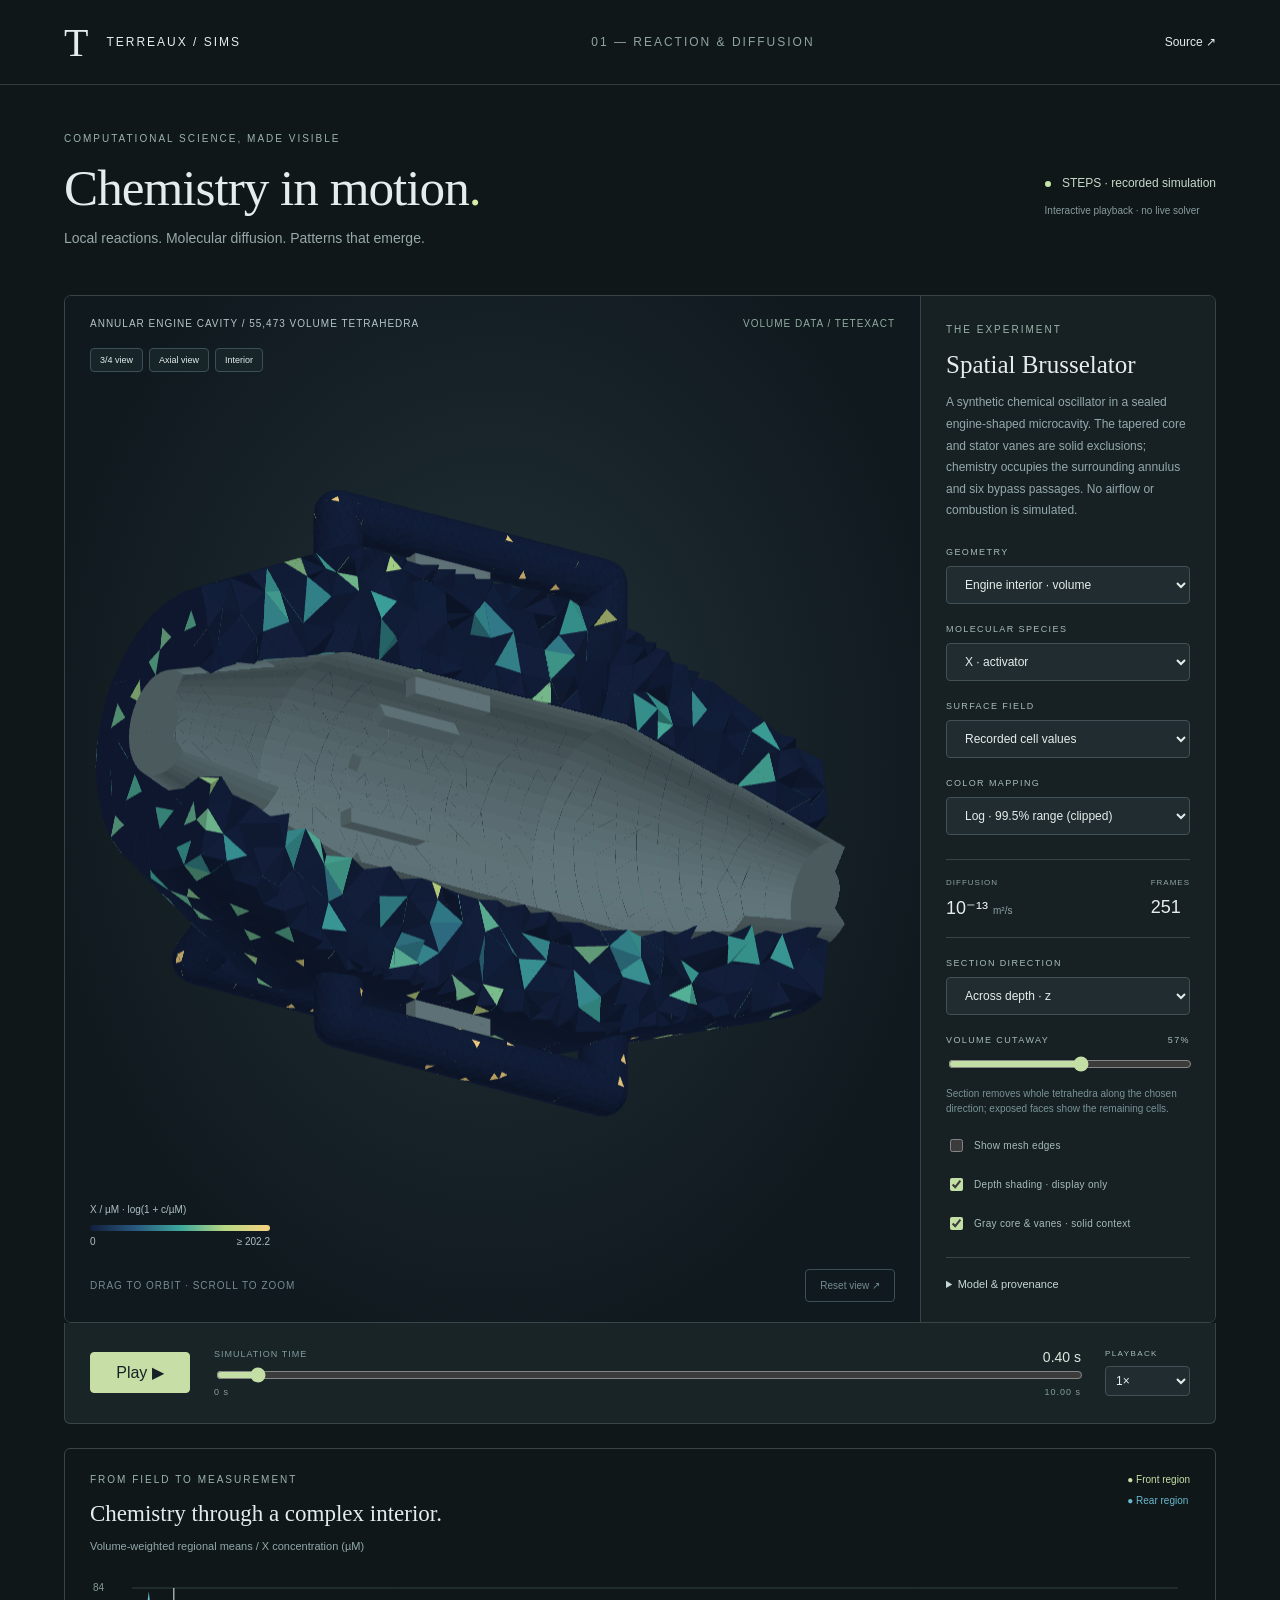
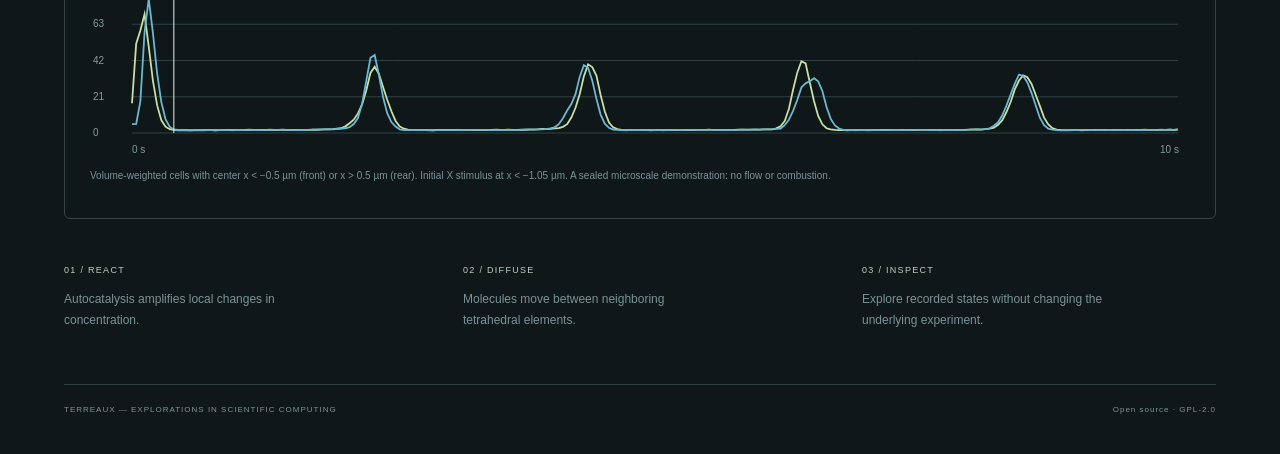
<file: index.html>
<!doctype html>
<html lang="en">
<head><meta charset="utf-8"><meta name="viewport" content="width=device-width, initial-scale=1"><title>Chemical Waves · Terreaux Sims</title><link rel="stylesheet" href="style.css"></head>
<body>
<header><a class="brand" href="./">T<span>TERREAUX / SIMS</span></a><span class="edition">01 — REACTION & DIFFUSION</span><a href="https://github.com/Terreaux/steps-chemical-waves">Source ↗</a></header>
<main>
<section class="intro"><div><p class="eyebrow">COMPUTATIONAL SCIENCE, MADE VISIBLE</p><h1>Chemistry in motion<span>.</span></h1><p>Local reactions. Molecular diffusion. Patterns that emerge.</p></div><div class="recording"><i></i> STEPS · recorded simulation<br><small>Interactive playback · no live solver</small></div></section>
<div class="workspace">
<section class="stage" aria-label="Interactive simulation"><canvas id="scene" tabindex="0" aria-label="3D concentration field. Drag to orbit; scroll to zoom. Arrow keys rotate."></canvas><div class="stage-top"><span id="geometryLabel">Loading geometry…</span><span id="status" role="status">Loading recording…</span></div><div class="camera-views" aria-label="Camera views"><button id="viewThree">3/4 view</button><button id="viewInlet">Axial view</button><button id="viewSection">Interior</button></div><div class="stage-bottom"><span>DRAG TO ORBIT · SCROLL TO ZOOM</span><button id="reset">Reset view ↗</button></div><div class="scale"><span id="scaleTitle">X concentration / µM</span><div></div><footer><span>0</span><span id="rangeMax"></span></footer></div></section>
<aside>
<p class="eyebrow">THE EXPERIMENT</p><h2>Spatial Brusselator</h2><p class="description" id="modelNote">A chemical oscillator coupled through diffusion. Each mesh element follows the same reaction network; stochastic molecular events create local differences.</p>
<label for="preset">GEOMETRY</label><select id="preset"><option value="data">Official slab · recorded</option></select>
<label for="species">MOLECULAR SPECIES</label><select id="species"><option value="X">X · activator</option><option value="Y">Y · intermediate</option></select>
<label for="fieldMode">SURFACE FIELD</label><select id="fieldMode"><option value="cells">Recorded cell values</option><option value="smooth">Smooth reconstruction</option></select>
<label for="mapping">COLOR MAPPING</label><select id="mapping"><option value="log" selected>Logarithmic · full range</option><option value="robust" id="robustOption">Log · 99.5% range (clipped)</option><option value="linear">Linear · proportional values</option></select>
<div class="metrics"><div><small>DIFFUSION</small><strong>10⁻¹³ <span>m²/s</span></strong></div><div><small>FRAMES</small><strong id="frameCount">—</strong></div></div>
<label for="cutAxis">SECTION DIRECTION</label><select id="cutAxis" disabled><option value="x">Across length · x</option><option value="y">Across width · y</option><option value="z">Across depth · z</option></select>
<label for="cut">VOLUME CUTAWAY <span id="cutValue">100%</span></label><input id="cut" type="range" min="0.05" max="1" value="1" step="0.01" disabled><p class="hint" id="cutHint">The slab recording contains surface data only.</p>
<label class="check"><input type="checkbox" id="edges"> Show mesh edges</label>
<label class="check"><input type="checkbox" id="lighting" checked> Depth shading · display only</label>
<label class="check" id="hardwareRow" hidden><input type="checkbox" id="hardware" checked> Gray core & vanes · solid context</label>
<details><summary>Model & provenance</summary><p>∅ ⇌ X → Y<br>2X + Y → 3X</p><p>A = 0.3, B = 3; TF = 10; CF = 50,000. The source script defines dimensional rate constants.</p><p id="provenance">Official CNS-OIST/STEPS_Example recording. Surface extraction of a 10 × 10 × 0.2 µm tetrahedral slab. Values use a fixed color scale across all frames; there is no temporal interpolation.</p><p><a href="docs/provenance.md">Sources, methods & limitations ↗</a></p></details>
</aside>
</div>
<section class="transport"><button id="play" disabled aria-label="Play simulation">Play ▶</button><div class="timeline"><div><span>SIMULATION TIME</span><output id="time">0.00 s</output></div><input id="timeline" type="range" min="0" max="150" value="0" step="1" aria-label="Simulation time" disabled><div><span id="startTime">0 s</span><span id="endTime">1.50 s</span></div></div><div class="speed"><label for="speed">PLAYBACK</label><select id="speed"><option value="0.1">0.1×</option><option value="0.25" selected>0.25×</option><option value="0.5">0.5×</option><option value="1">1×</option></select></div></section>
<section id="tracePanel" hidden><div class="trace-heading"><div><p class="eyebrow">FROM FIELD TO MEASUREMENT</p><h2 id="traceTitle">Two chambers. One reaction network.</h2><p>Volume-weighted regional means / <span id="traceSpecies">X</span> concentration (µM)</p></div><div class="trace-key"><span id="traceLeft">● Left chamber</span><span id="traceRight">● Right chamber</span></div></div><canvas id="trace" aria-label="Recorded volume-weighted concentration over time in each region"></canvas><p class="hint" id="regionNote">Regions: cell centers x &lt; −0.5 µm (left) and x &gt; 0.5 µm (right). The left chamber receives an initial stimulus. One stochastic trajectory; no uncertainty estimate.</p></section>
<section class="notes"><div><span>01 / REACT</span><p>Autocatalysis amplifies local changes in concentration.</p></div><div><span>02 / DIFFUSE</span><p>Molecules move between neighboring tetrahedral elements.</p></div><div><span>03 / INSPECT</span><p>Explore recorded states without changing the underlying experiment.</p></div></section>
<footer class="page-footer"><span>TERREAUX — EXPLORATIONS IN SCIENTIFIC COMPUTING</span><a href="LICENSE">Open source · GPL-2.0</a></footer>
</main><div id="captureOverlay" hidden><div class="film-heading"><p>TERREAUX / SIMS</p><h1>Engine interior</h1><span id="captureSubtitle">X activator · stochastic reaction–diffusion</span></div><div class="film-footer"><div><span class="film-time" id="captureTime">SIMULATION 0.00 s</span><p>Conceptual sealed microcavity · no flow or combustion</p><small>STEPS Tetexact · 55,473 tetrahedra · recorded data · 2.8 µm domain</small><small id="captureInterpolation" hidden>Volume-weighted nodal recovery · linear surface interpolation</small></div></div></div><script type="module" src="app.js"></script></body></html>
</file>
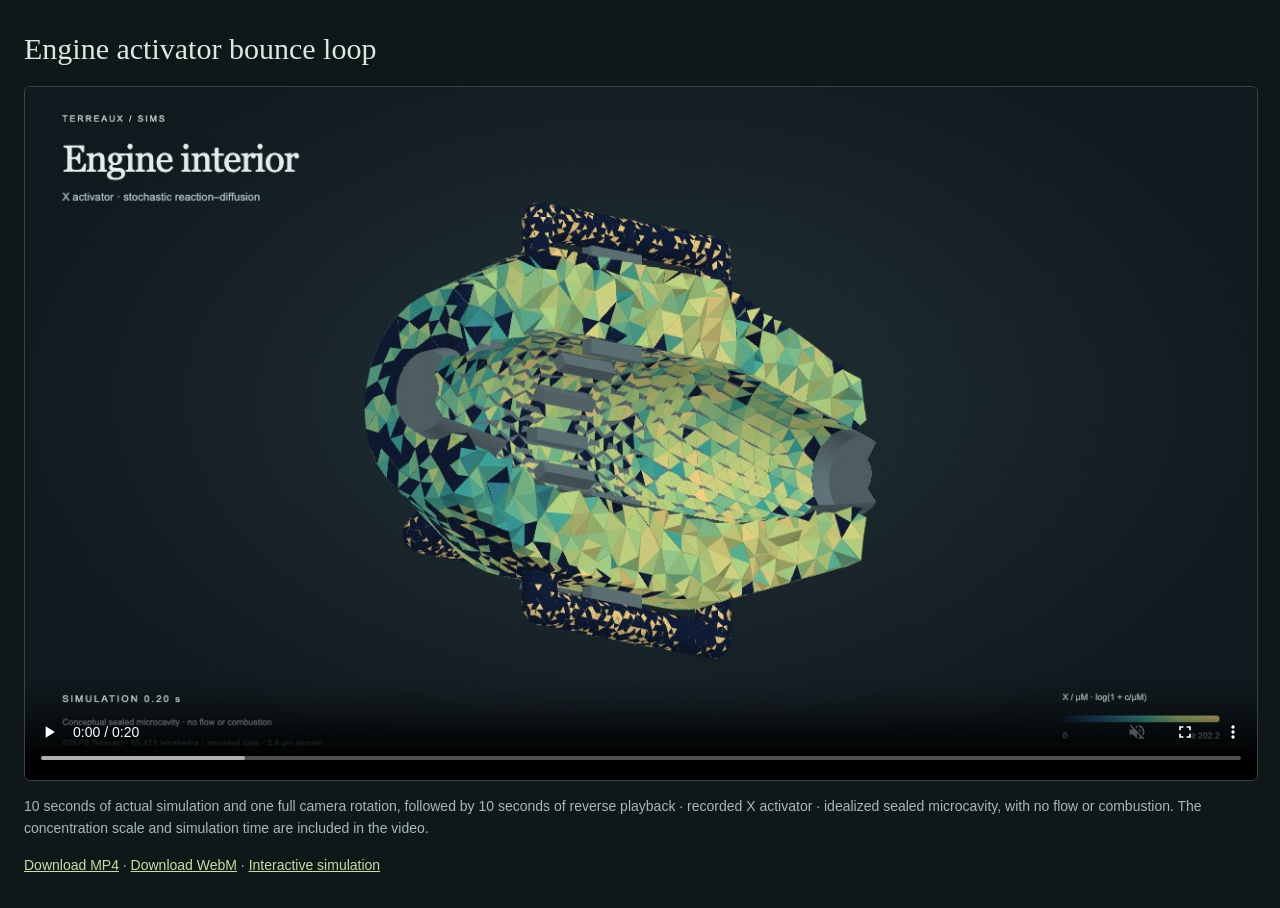
<file: media/preview.html>
<!doctype html>
<html lang="en"><head><meta charset="utf-8"><meta name="viewport" content="width=device-width,initial-scale=1"><title>Engine activator bounce loop · Terreaux</title><style>body{margin:0;background:#101719;color:#dce8df;font:14px Arial,sans-serif}main{max-width:1600px;margin:32px auto;padding:0 24px}video{display:block;width:100%;height:auto;border:1px solid #34464b;border-radius:6px}h1{font:normal 30px Georgia,serif}p{color:#a4b9bc;line-height:1.6}a{color:#c7dfa7}</style></head><body><main><h1>Engine activator bounce loop</h1><video id="film" controls muted playsinline loop preload="metadata" poster="engine-activator-orbit-poster.jpg" aria-label="Actual STEPS X activator recording in a conceptual engine-shaped microcavity"><source src="engine-activator-bounce.webm" type="video/webm"><source src="engine-activator-bounce.mp4" type="video/mp4"></video><p>10 seconds of actual simulation and one full camera rotation, followed by 10 seconds of reverse playback · recorded X activator · idealized sealed microcavity, with no flow or combustion. The concentration scale and simulation time are included in the video.</p><p><a href="engine-activator-bounce.mp4" download>Download MP4</a> · <a href="engine-activator-bounce.webm" download>Download WebM</a> · <a href="../">Interactive simulation</a></p></main></body></html>
</file>
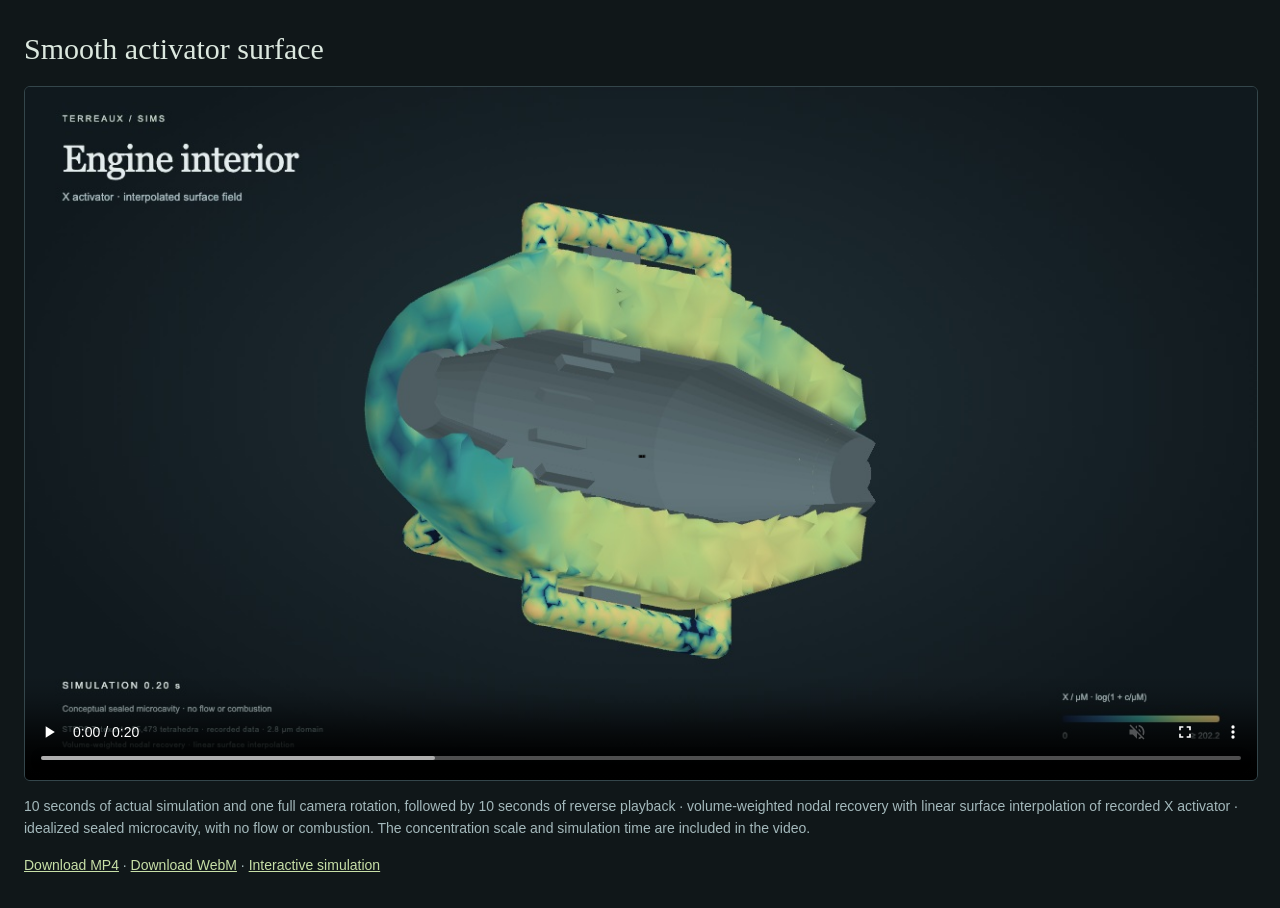
<file: media/smooth-preview.html>
<!doctype html>
<html lang="en"><head><meta charset="utf-8"><meta name="viewport" content="width=device-width,initial-scale=1"><title>Smooth activator surface · Terreaux</title><style>body{margin:0;background:#101719;color:#dce8df;font:14px Arial,sans-serif}main{max-width:1600px;margin:32px auto;padding:0 24px}video{display:block;width:100%;height:auto;border:1px solid #34464b;border-radius:6px}h1{font:normal 30px Georgia,serif}p{color:#a4b9bc;line-height:1.6}a{color:#c7dfa7}</style></head><body><main><h1>Smooth activator surface</h1><video id="film" controls muted playsinline loop preload="metadata" poster="engine-activator-smooth-orbit-poster.jpg" aria-label="Actual STEPS X activator recording in a conceptual engine-shaped microcavity"><source src="engine-activator-smooth-bounce.webm" type="video/webm"><source src="engine-activator-smooth-bounce.mp4" type="video/mp4"></video><p>10 seconds of actual simulation and one full camera rotation, followed by 10 seconds of reverse playback · volume-weighted nodal recovery with linear surface interpolation of recorded X activator · idealized sealed microcavity, with no flow or combustion. The concentration scale and simulation time are included in the video.</p><p><a href="engine-activator-smooth-bounce.mp4" download>Download MP4</a> · <a href="engine-activator-smooth-bounce.webm" download>Download WebM</a> · <a href="../">Interactive simulation</a></p></main></body></html>
</file>
<file: style.css>
:root{font-family:Arial,Helvetica,sans-serif;color:#e5ecec;background:#101719;font-synthesis:none;color-scheme:dark}*{box-sizing:border-box}body{margin:0}a{color:inherit;text-decoration:none}a:hover{color:#bde3c1}button,select{font:inherit;color:inherit;background:#202c2f;border:1px solid #425156;border-radius:4px;padding:10px 14px;cursor:pointer}button:hover,select:hover{border-color:#b7d7c0}button:disabled{opacity:.4;cursor:wait}button:focus-visible,select:focus-visible,input:focus-visible,canvas:focus-visible,summary:focus-visible{outline:2px solid #d1eda8;outline-offset:4px}header{height:85px;border-bottom:1px solid #303d3f;display:flex;align-items:center;justify-content:space-between;padding:0 5%;font-size:12px}.brand{font-family:Georgia,serif;font-size:40px;display:flex;gap:18px;align-items:center}.brand span{font-family:Arial,sans-serif;font-size:12px;letter-spacing:2px}.edition{color:#8fa3a6;letter-spacing:2px}main{max-width:1560px;margin:auto;padding:48px 5% 20px}.intro{display:flex;align-items:center;justify-content:space-between;margin-bottom:35px}.eyebrow{font-size:10px;letter-spacing:2px;color:#9ab4aa;margin:0 0 16px}h1{font:normal clamp(32px,4vw,58px)/1.1 Georgia,serif;margin:0 0 14px;letter-spacing:-1px}h1 span{color:#d9eba5}.intro p:last-child{color:#97a8ab;font-size:14px}.recording{font-size:12px;line-height:2.2;color:#c6d9c8}.recording small{color:#889c9f}.recording i{display:inline-block;width:6px;height:6px;border-radius:100%;background:#c4e6a7;margin-right:8px}.workspace{display:grid;grid-template-columns:minmax(0,1fr) 295px;border:1px solid #384447;border-radius:7px;overflow:hidden}.stage{position:relative;min-height:530px;background:radial-gradient(ellipse at 50% 45%,#223239,#10191e 75%)}#scene{display:block;width:100%;height:100%;position:absolute;cursor:grab;touch-action:none}.stage-top,.stage-bottom{position:absolute;left:25px;right:25px;display:flex;justify-content:space-between;font-size:10px;letter-spacing:1px;pointer-events:none}.stage-top{top:22px}.stage-top span:first-child{color:#b4c5c7}#status{color:#91aca0}.stage-bottom{bottom:20px;color:#758c91;align-items:center}.stage-bottom button{pointer-events:auto;font-size:10px;background:transparent;border-color:#3b5056}.scale{position:absolute;bottom:75px;left:25px;width:180px;font-size:10px;color:#adc0c3;pointer-events:none}.scale>div{height:6px;margin-top:10px;border-radius:3px;background:linear-gradient(90deg,#121e3b,#28577e,#3ca79c,#b7d782,#f6d281)}.scale footer{display:flex;justify-content:space-between;margin-top:5px}aside{padding:28px 25px;background:#172124;border-left:1px solid #384447}h2{font:normal 25px Georgia,serif;margin:0 0 13px}.description{color:#94a9ad;font-size:12px;line-height:1.8;margin-bottom:25px}label{display:block;font-size:9px;letter-spacing:1.4px;color:#a6bcba;margin:20px 0 9px}select{width:100%;font-size:12px}.metrics{display:flex;justify-content:space-between;border-top:1px solid #364448;border-bottom:1px solid #364448;margin-top:24px;padding:18px 0}.metrics small{font-size:8px;color:#8da4a5;letter-spacing:1px;display:block;margin-bottom:10px}.metrics strong{font-size:18px;font-weight:normal}.metrics strong span{font-size:10px;color:#8da4a5}input[type=range]{width:100%;accent-color:#c4dfa5;cursor:pointer;height:16px}#cutValue{float:right}.hint{font-size:10px;line-height:1.5;color:#789397}.check{display:flex;align-items:center;gap:8px;font-size:10px;letter-spacing:.3px}.check input{accent-color:#c4dfa5}details{margin-top:24px;font-size:11px;color:#90a9ad;border-top:1px solid #364448;padding-top:17px;line-height:1.7}summary{cursor:pointer;color:#c4d7d3}details a{color:#c1dba5}.transport{display:flex;gap:24px;align-items:center;padding:26px 25px;background:#192427;border:1px solid #384447;border-top:0;border-radius:0 0 6px 6px}.transport>button{min-width:100px;background:#c7dfa7;color:#172125;border-color:#c7dfa7}.timeline{flex:1}.timeline>div{display:flex;justify-content:space-between;font-size:9px;color:#829da0;letter-spacing:1px}.timeline output{font-variant-numeric:tabular-nums;font-size:14px;color:#dbe9de;letter-spacing:0}.speed{width:85px}.speed label{margin:0 0 8px;font-size:8px}.speed select{padding:6px}.notes{display:grid;grid-template-columns:repeat(3,1fr);gap:45px;margin:40px 0}.notes span{font-size:9px;letter-spacing:1.3px;color:#b9d0bd}.notes p{font-size:12px;color:#789397;line-height:1.8;max-width:260px}.page-footer{border-top:1px solid #303d3f;padding:20px 0;display:flex;justify-content:space-between;font-size:8px;color:#7b9597;letter-spacing:1px}@media(max-width:850px){main{padding-top:30px}.workspace{grid-template-columns:1fr}.stage{min-height:450px}aside{border-left:0;border-top:1px solid #384447}.intro{align-items:start;gap:20px}.recording{max-width:160px}.edition{display:none}.notes{gap:20px}.transport{gap:12px;padding:20px 14px}.transport>button{min-width:75px}.speed{width:65px}}@media(max-width:500px){.intro{display:block}.recording{max-width:none;margin-top:20px}.stage{min-height:350px}.stage-top,.stage-bottom{left:15px;right:15px;font-size:8px}.notes{grid-template-columns:1fr;gap:5px}.page-footer{gap:20px;line-height:1.7}.brand span{font-size:10px}}
#tracePanel{border:1px solid #384447;border-radius:6px;margin-top:24px;padding:25px}.trace-heading{display:flex;justify-content:space-between;gap:20px}.trace-heading h2{font-size:23px}.trace-heading p:not(.eyebrow){font-size:11px;color:#91a8ac}.trace-key{display:flex;flex-direction:column;gap:10px;font-size:10px;color:#c7dfa7}.trace-key span:last-child{color:#6bb8cf}#trace{width:100%;height:180px;display:block;margin-top:15px}
.camera-views{position:absolute;top:52px;left:25px;display:flex;gap:6px}.camera-views button{font-size:9px;padding:6px 9px;background:#19272bd9;border-color:#3b5056}.stage{min-height:640px}@media(max-width:850px){.stage{min-height:470px}}@media(max-width:500px){.stage{min-height:380px}.camera-views{left:15px;top:60px}.stage-top{gap:10px;line-height:1.5}.stage-top span:first-child{max-width:62%}}
[hidden]{display:none!important}
.capture-mode{overflow:hidden}.capture-mode header,.capture-mode .intro,.capture-mode aside,.capture-mode .transport,.capture-mode #tracePanel,.capture-mode .notes,.capture-mode .page-footer,.capture-mode .stage-top,.capture-mode .stage-bottom,.capture-mode .camera-views{display:none!important}.capture-mode main{padding:0;max-width:none}.capture-mode .workspace{display:block;border:0;border-radius:0}.capture-mode .stage{height:100vh;min-height:0}.capture-mode .scale{left:auto;right:58px;bottom:62px;width:245px;font-size:12px}.capture-mode .scale>div{height:7px;margin-top:14px}.capture-mode .scale footer{margin-top:9px}.capture-mode #captureOverlay{position:fixed;inset:0;pointer-events:none}.film-heading{position:absolute;left:58px;top:42px}.film-heading>p{font-size:12px;color:#c0d4c5;letter-spacing:3px;margin:0 0 24px}.film-heading h1{font-size:58px;margin-bottom:12px}.film-heading>span{font-size:17px;color:#a7bdc0}.film-footer{position:absolute;left:58px;bottom:48px}.film-time{font-size:15px;letter-spacing:2px;color:#dce8df;font-variant-numeric:tabular-nums}.film-footer p{font-size:13px;color:#a9bec0;margin:17px 0 8px}.film-footer small{font-size:11px;color:#799598;letter-spacing:.4px}
.capture-mode .film-heading{left:3.02vw;top:3.89vh}.capture-mode .film-heading>p{font-size:clamp(9px,.625vw,12px);letter-spacing:.156vw;margin-bottom:2.22vh}.capture-mode .film-heading h1{font-size:clamp(32px,3.02vw,58px);margin-bottom:1.11vh}.capture-mode .film-heading>span{font-size:clamp(11px,.885vw,17px)}.capture-mode .film-footer{left:3.02vw;bottom:4.44vh}.capture-mode .film-time{font-size:clamp(10px,.781vw,15px)}.capture-mode .film-footer p{font-size:clamp(9px,.677vw,13px);margin:1.57vh 0 .74vh}.capture-mode .film-footer small{font-size:clamp(8px,.573vw,11px)}.capture-mode .scale{right:3.02vw;bottom:5.74vh;width:12.76vw;font-size:clamp(9px,.625vw,12px)}
#captureInterpolation{display:block;margin-top:5px}
</file>
